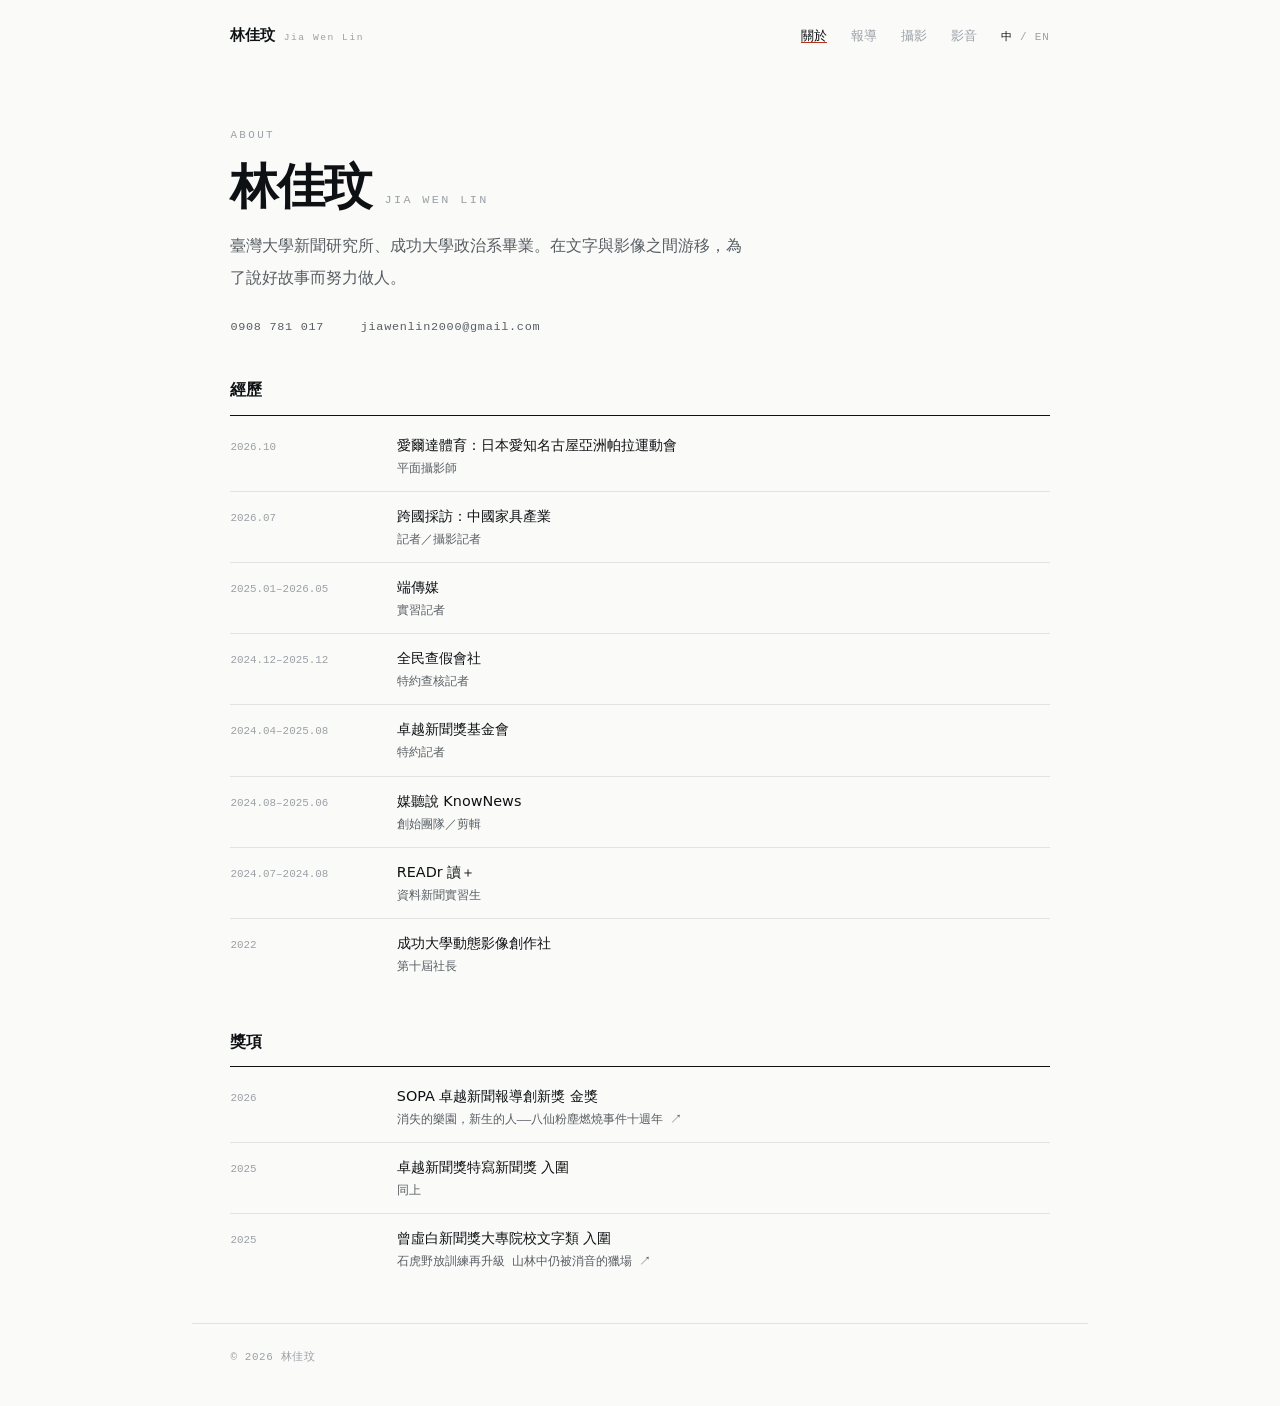
<file: index.html>
<!doctype html>
<html lang="zh-Hant">
<head>
<meta charset="utf-8">
<meta name="viewport" content="width=device-width,initial-scale=1">
<title>關於｜林佳玟</title>
<meta name="description" content="報導 × 攝影 × 影音">
<meta property="og:type" content="website">
<meta property="og:title" content="關於｜林佳玟">
<meta property="og:description" content="報導 × 攝影 × 影音">
<link rel="icon" href="assets/favicon.svg" type="image/svg+xml">
<link rel="icon" href="assets/favicon-32.png" sizes="32x32">
<link rel="apple-touch-icon" href="assets/apple-touch-icon.png">
<link rel="stylesheet" href="assets/style.css">
</head>
<body>
<a class="skip" href="#main">跳到主要內容</a>

<nav class="nav">
  <a class="brand" href="index.html">林佳玟<span>Jia Wen Lin</span></a>
  <ul>
    <li><a href="index.html" aria-current="page">關於</a></li>
    <li><a href="reporting.html">報導</a></li>
    <li><a href="photography.html">攝影</a></li>
    <li><a href="video.html">影音</a></li>
  </ul>
  <p class="lang"><b>中</b> / <a href="en/index.html" lang="en" hreflang="en" aria-label="English version">EN</a></p>
</nav>

<main id="main" class="wrap">
  <header class="card">
    <p class="role">About</p>
    <h1>林佳玟<span class="en-name">Jia Wen Lin</span></h1>
    <p class="say">臺灣大學新聞研究所、成功大學政治系畢業。在文字與影像之間游移，為了說好故事而努力做人。</p>
    <p class="ct">
      <a href="tel:+886908781017">0908 781 017</a>
      <a href="mailto:jiawenlin2000@gmail.com">jiawenlin2000@gmail.com</a>
    </p>
  </header>

  <div class="bar"><h2>經歷</h2></div>
  <div class="blk">
    <div class="row"><span class="when">2026.10</span>
      <span class="what">愛爾達體育：日本愛知名古屋亞洲帕拉運動會<small>平面攝影師</small></span></div>
    <div class="row"><span class="when">2026.07</span>
      <span class="what">跨國採訪：中國家具產業<small>記者／攝影記者</small></span></div>
    <div class="row"><span class="when">2025.01–2026.05</span>
      <span class="what">端傳媒<small>實習記者</small></span></div>
    <div class="row"><span class="when">2024.12–2025.12</span>
      <span class="what">全民查假會社<small>特約查核記者</small></span></div>
    <div class="row"><span class="when">2024.04–2025.08</span>
      <span class="what">卓越新聞獎基金會<small>特約記者</small></span></div>
    <div class="row"><span class="when">2024.08–2025.06</span>
      <span class="what">媒聽說 KnowNews<small>創始團隊／剪輯</small></span></div>
    <div class="row"><span class="when">2024.07–2024.08</span>
      <span class="what">READr 讀＋<small>資料新聞實習生</small></span></div>
    <div class="row"><span class="when">2022</span>
      <span class="what">成功大學動態影像創作社<small>第十屆社長</small></span></div>
  </div>

  <div class="bar"><h2>獎項</h2></div>
  <div class="blk">
    <div class="row"><span class="when">2026</span>
      <span class="what">SOPA 卓越新聞報導創新獎 金獎
        <small><a href="https://campaign.theinitium.com/20250714-taiwan-dust-fire-ten-years-survivors/" target="_blank" rel="noopener">消失的樂園，新生的人——八仙粉塵燃燒事件十週年 ↗</a></small></span></div>
    <div class="row"><span class="when">2025</span>
      <span class="what">卓越新聞獎特寫新聞獎 入圍<small>同上</small></span></div>
    <div class="row"><span class="when">2025</span>
      <span class="what">曾虛白新聞獎大專院校文字類 入圍
        <small><a href="https://jiawen2000.github.io/photo/leopardcat_20250702.html" target="_blank" rel="noopener">石虎野放訓練再升級 山林中仍被消音的獵場 ↗</a></small></span></div>
  </div>
</main>

<footer class="foot">
  <span>© 2026 林佳玟</span>
</footer>
</body>
</html>
</file>
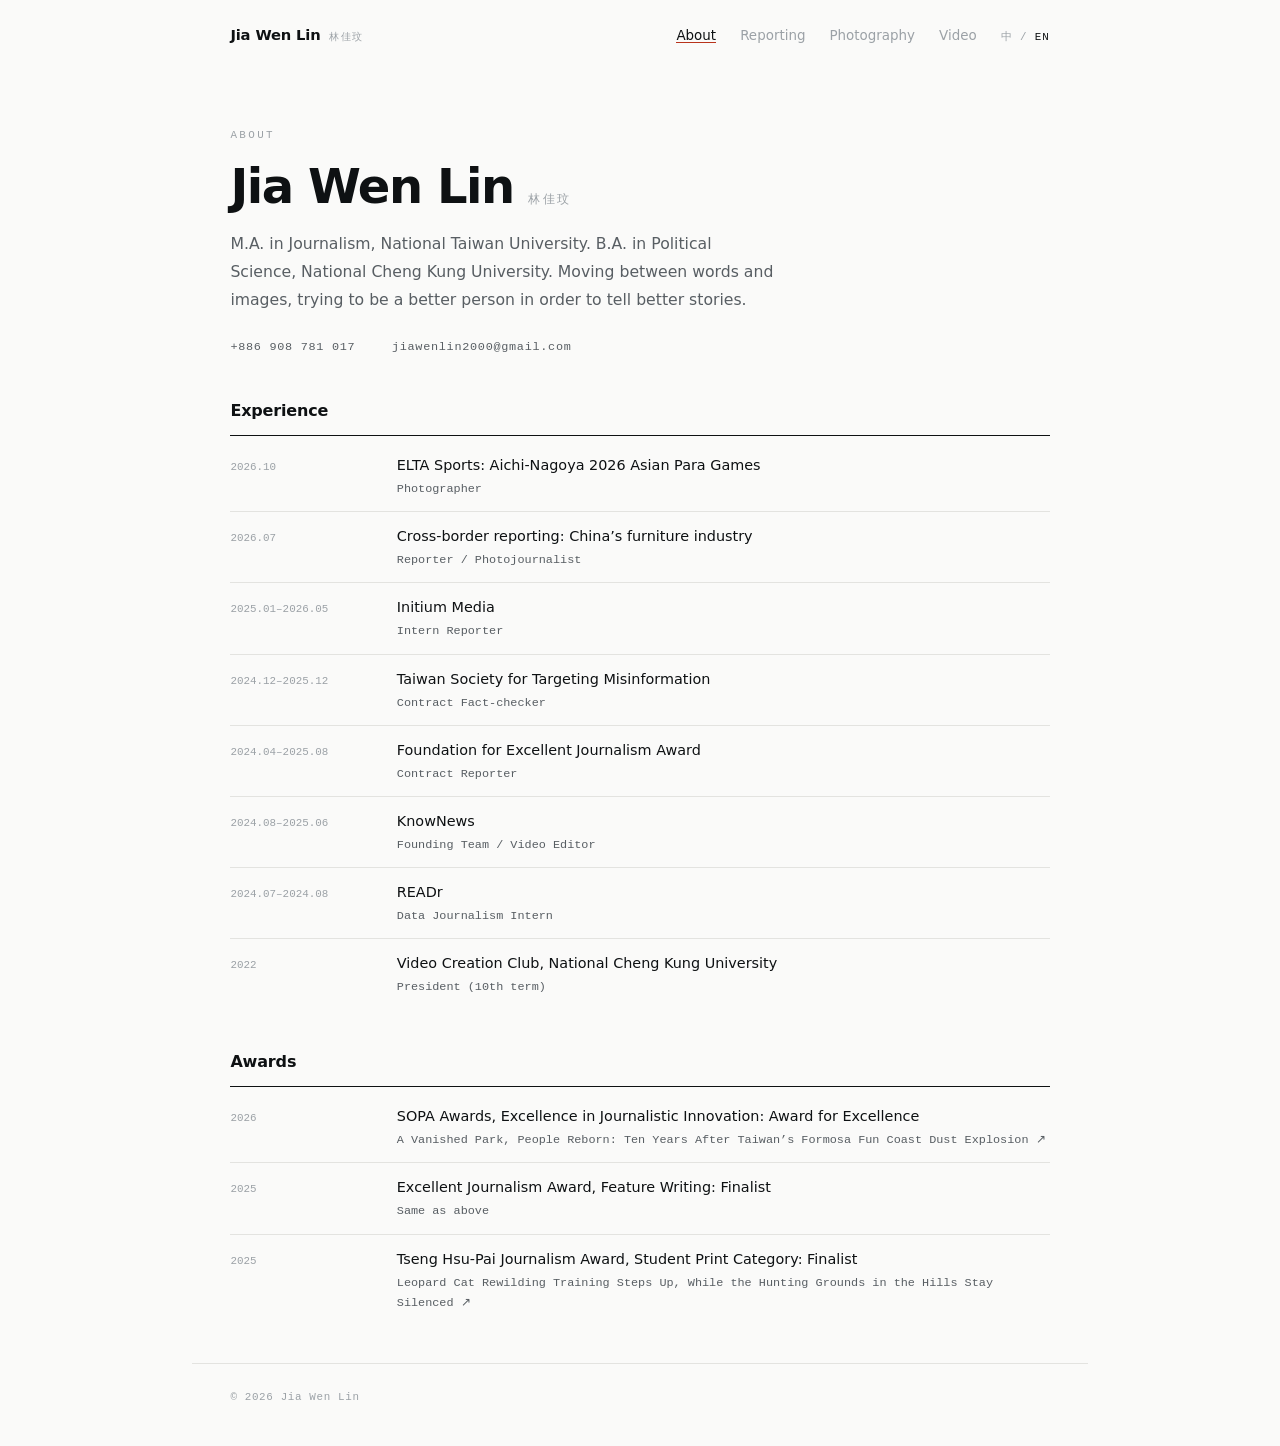
<file: en/index.html>
<!doctype html>
<html lang="en">
<head>
<meta charset="utf-8">
<meta name="viewport" content="width=device-width,initial-scale=1">
<title>About | Jia Wen Lin</title>
<meta name="description" content="Reporting × Photography × Video">
<meta property="og:type" content="website">
<meta property="og:title" content="About | Jia Wen Lin">
<meta property="og:description" content="Reporting × Photography × Video">
<link rel="icon" href="../assets/favicon.svg" type="image/svg+xml">
<link rel="icon" href="../assets/favicon-32.png" sizes="32x32">
<link rel="apple-touch-icon" href="../assets/apple-touch-icon.png">
<link rel="stylesheet" href="../assets/style.css">
</head>
<body>
<a class="skip" href="#main">Skip to main content</a>

<nav class="nav">
  <a class="brand" href="index.html">Jia Wen Lin<span lang="zh-Hant">林佳玟</span></a>
  <ul>
    <li><a href="index.html" aria-current="page">About</a></li>
    <li><a href="reporting.html">Reporting</a></li>
    <li><a href="photography.html">Photography</a></li>
    <li><a href="video.html">Video</a></li>
  </ul>
  <p class="lang"><a href="../index.html" lang="zh-Hant" hreflang="zh-Hant" aria-label="中文版">中</a> / <b>EN</b></p>
</nav>

<main id="main" class="wrap">
  <header class="card">
    <p class="role">About</p>
    <h1>Jia Wen Lin<span class="en-name" lang="zh-Hant">林佳玟</span></h1>
    <p class="say">M.A. in Journalism, National Taiwan University. B.A. in Political Science, National Cheng Kung University. Moving between words and images, trying to be a better person in order to tell better stories.</p>
    <p class="ct">
      <a href="tel:+886908781017">+886 908 781 017</a>
      <a href="mailto:jiawenlin2000@gmail.com">jiawenlin2000@gmail.com</a>
    </p>
  </header>

  <div class="bar"><h2>Experience</h2></div>
  <div class="blk">
    <div class="row"><span class="when">2026.10</span>
      <span class="what">ELTA Sports: Aichi-Nagoya 2026 Asian Para Games<small>Photographer</small></span></div>
    <div class="row"><span class="when">2026.07</span>
      <span class="what">Cross-border reporting: China’s furniture industry<small>Reporter / Photojournalist</small></span></div>
    <div class="row"><span class="when">2025.01–2026.05</span>
      <span class="what">Initium Media<small>Intern Reporter</small></span></div>
    <div class="row"><span class="when">2024.12–2025.12</span>
      <span class="what">Taiwan Society for Targeting Misinformation<small>Contract Fact-checker</small></span></div>
    <div class="row"><span class="when">2024.04–2025.08</span>
      <span class="what">Foundation for Excellent Journalism Award<small>Contract Reporter</small></span></div>
    <div class="row"><span class="when">2024.08–2025.06</span>
      <span class="what">KnowNews<small>Founding Team / Video Editor</small></span></div>
    <div class="row"><span class="when">2024.07–2024.08</span>
      <span class="what">READr<small>Data Journalism Intern</small></span></div>
    <div class="row"><span class="when">2022</span>
      <span class="what">Video Creation Club, National Cheng Kung University<small>President (10th term)</small></span></div>
  </div>

  <div class="bar"><h2>Awards</h2></div>
  <div class="blk">
    <div class="row"><span class="when">2026</span>
      <span class="what">SOPA Awards, Excellence in Journalistic Innovation: Award for Excellence
        <small><a href="https://campaign.theinitium.com/20250714-taiwan-dust-fire-ten-years-survivors/" target="_blank" rel="noopener">A Vanished Park, People Reborn: Ten Years After Taiwan’s Formosa Fun Coast Dust Explosion ↗</a></small></span></div>
    <div class="row"><span class="when">2025</span>
      <span class="what">Excellent Journalism Award, Feature Writing: Finalist<small>Same as above</small></span></div>
    <div class="row"><span class="when">2025</span>
      <span class="what">Tseng Hsu-Pai Journalism Award, Student Print Category: Finalist
        <small><a href="https://jiawen2000.github.io/photo/leopardcat_20250702.html" target="_blank" rel="noopener">Leopard Cat Rewilding Training Steps Up, While the Hunting Grounds in the Hills Stay Silenced ↗</a></small></span></div>
  </div>
</main>

<footer class="foot">
  <span>© 2026 Jia Wen Lin</span>
</footer>
</body>
</html>
</file>
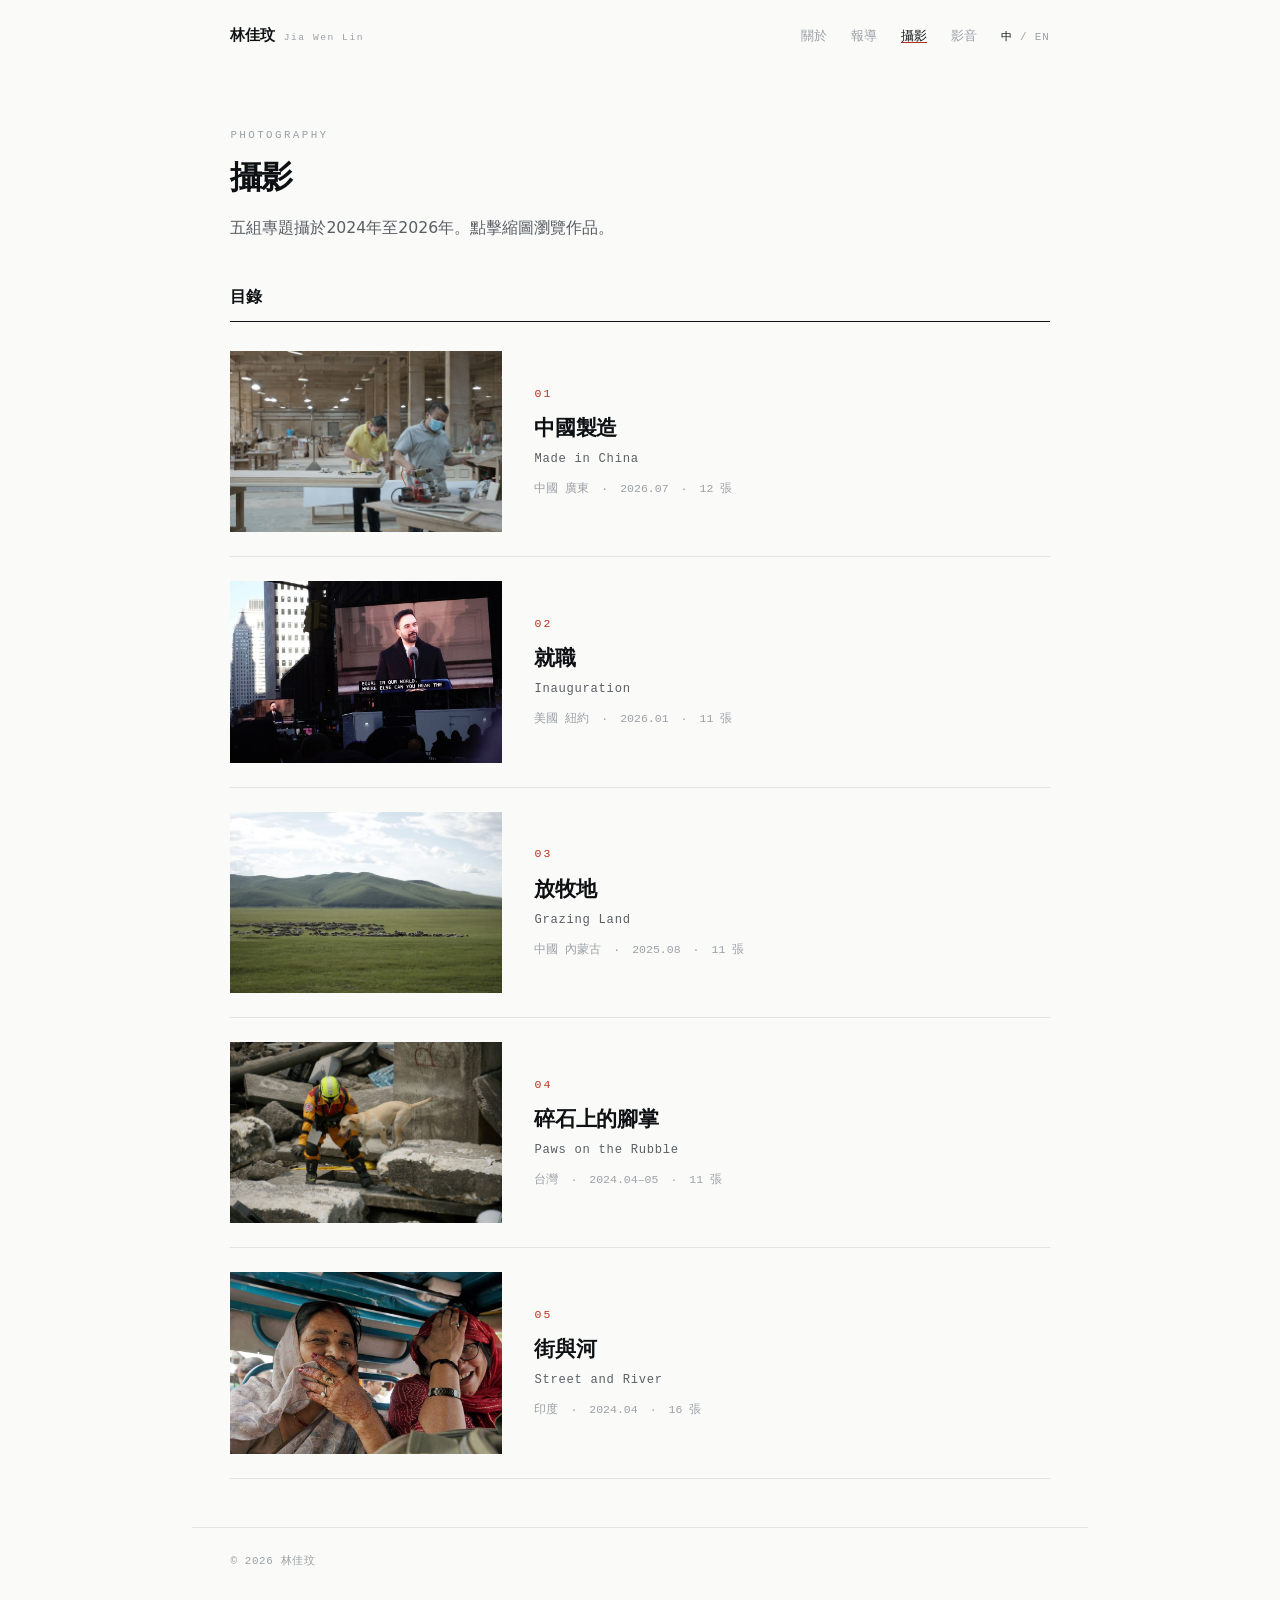
<file: photography.html>
<!doctype html>
<html lang="zh-Hant">
<head>
<meta charset="utf-8">
<meta name="viewport" content="width=device-width,initial-scale=1">
<title>攝影｜林佳玟</title>
<meta name="description" content="報導 × 攝影 × 影音">
<meta property="og:type" content="website">
<meta property="og:title" content="攝影｜林佳玟">
<meta property="og:description" content="報導 × 攝影 × 影音">
<link rel="icon" href="assets/favicon.svg" type="image/svg+xml">
<link rel="icon" href="assets/favicon-32.png" sizes="32x32">
<link rel="apple-touch-icon" href="assets/apple-touch-icon.png">
<link rel="stylesheet" href="assets/style.css">
</head>
<body>
<a class="skip" href="#main">跳到主要內容</a>

<nav class="nav">
  <a class="brand" href="index.html">林佳玟<span>Jia Wen Lin</span></a>
  <ul>
    <li><a href="index.html">關於</a></li>
    <li><a href="reporting.html">報導</a></li>
    <li><a href="photography.html" aria-current="page">攝影</a></li>
    <li><a href="video.html">影音</a></li>
  </ul>
  <p class="lang"><b>中</b> / <a href="en/photography.html" lang="en" hreflang="en" aria-label="English version">EN</a></p>
</nav>

<main id="main" class="wrap">
  <header class="card">
    <p class="role">Photography</p>
    <h1 class="sub-page">攝影</h1>
    <p class="say narrow">五組專題攝於2024年至2026年。點擊縮圖瀏覽作品。</p>
  </header>

  <div class="bar"><h2>目錄</h2></div>

  <div class="list">
    <a class="entry" href="reader.html?s=1">
      <span class="th"><img src="assets/img/01-02.jpg" alt="中國製造專題照片" loading="lazy" width="1100" height="825"></span>
      <span><span class="no">01</span><h3>中國製造</h3><span class="en">Made in China</span>
        <span class="mt">中國 廣東　·　2026.07　·　12 張</span></span>
    </a>
    <a class="entry" href="reader.html?s=2">
      <span class="th"><img src="assets/img/02-01.jpg" alt="就職專題照片" loading="lazy" width="1100" height="619"></span>
      <span><span class="no">02</span><h3>就職</h3><span class="en">Inauguration</span>
        <span class="mt">美國 紐約　·　2026.01　·　11 張</span></span>
    </a>
    <a class="entry" href="reader.html?s=3">
      <span class="th"><img src="assets/img/03-01.jpg" alt="放牧地專題照片" loading="lazy" width="1100" height="733"></span>
      <span><span class="no">03</span><h3>放牧地</h3><span class="en">Grazing Land</span>
        <span class="mt">中國 內蒙古　·　2025.08　·　11 張</span></span>
    </a>
    <a class="entry" href="reader.html?s=4">
      <span class="th"><img src="assets/img/04-02.jpg" alt="碎石上的腳掌專題照片" loading="lazy" width="1100" height="733"></span>
      <span><span class="no">04</span><h3>碎石上的腳掌</h3><span class="en">Paws on the Rubble</span>
        <span class="mt">台灣　·　2024.04–05　·　11 張</span></span>
    </a>
    <a class="entry" href="reader.html?s=5">
      <span class="th"><img src="assets/img/05-08.jpg" alt="街與河專題照片" loading="lazy" width="1100" height="619"></span>
      <span><span class="no">05</span><h3>街與河</h3><span class="en">Street and River</span>
        <span class="mt">印度　·　2024.04　·　16 張</span></span>
    </a>
  </div>
</main>

<footer class="foot">
  <span>© 2026 林佳玟</span>
</footer>
</body>
</html>
</file>
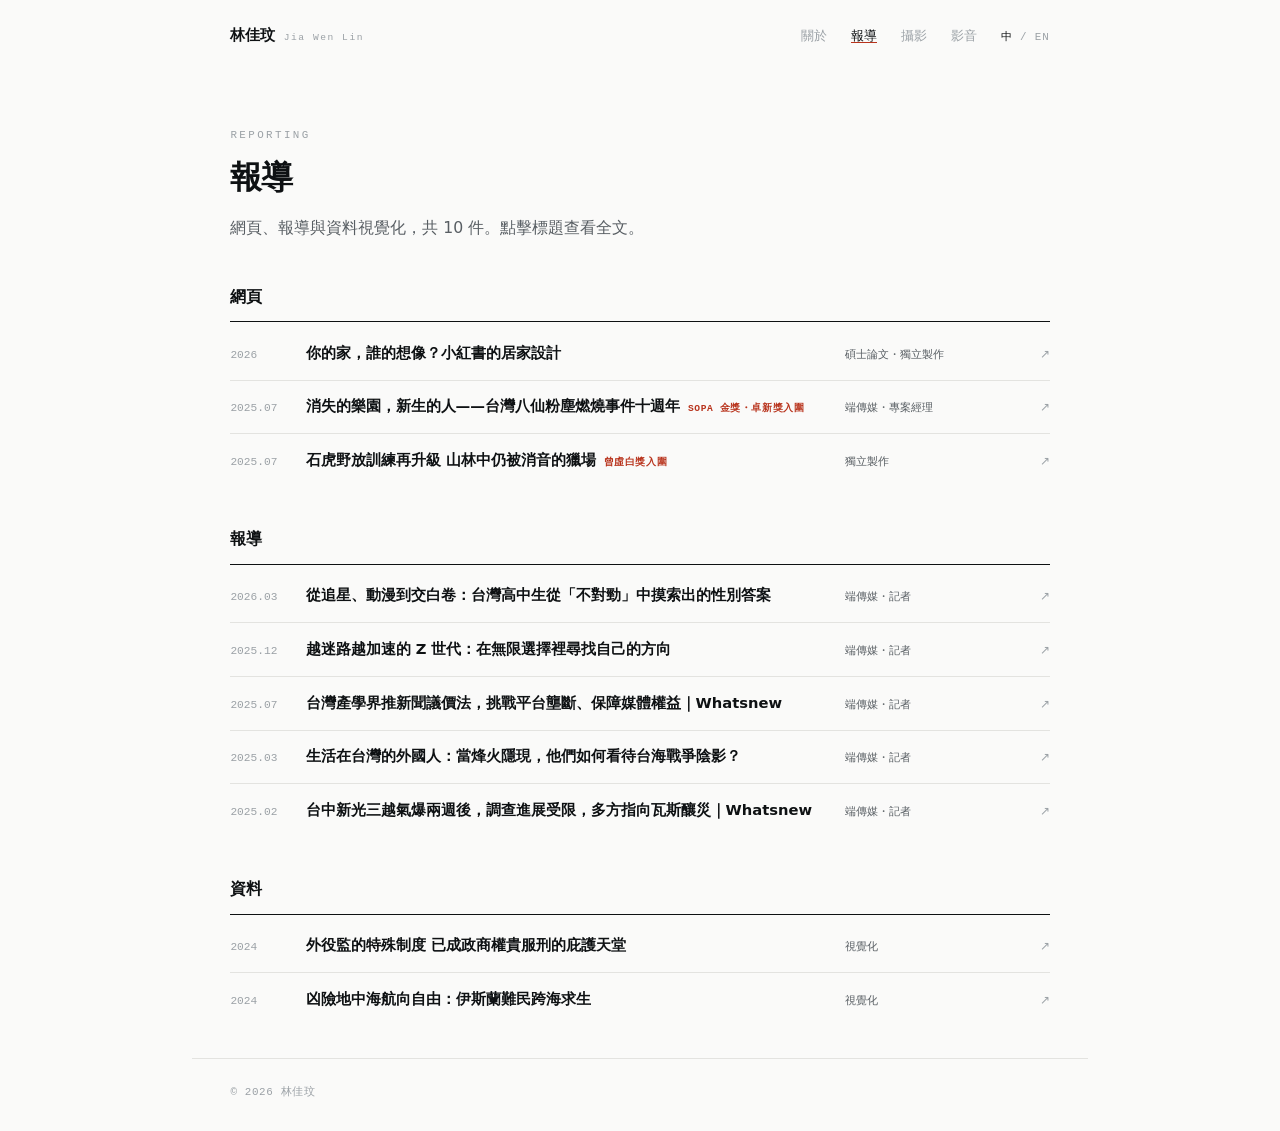
<file: reporting.html>
<!doctype html>
<html lang="zh-Hant">
<head>
<meta charset="utf-8">
<meta name="viewport" content="width=device-width,initial-scale=1">
<title>報導｜林佳玟</title>
<meta name="description" content="報導 × 攝影 × 影音">
<meta property="og:type" content="website">
<meta property="og:title" content="報導｜林佳玟">
<meta property="og:description" content="報導 × 攝影 × 影音">
<link rel="icon" href="assets/favicon.svg" type="image/svg+xml">
<link rel="icon" href="assets/favicon-32.png" sizes="32x32">
<link rel="apple-touch-icon" href="assets/apple-touch-icon.png">
<link rel="stylesheet" href="assets/style.css">
</head>
<body>
<a class="skip" href="#main">跳到主要內容</a>

<nav class="nav">
  <a class="brand" href="index.html">林佳玟<span>Jia Wen Lin</span></a>
  <ul>
    <li><a href="index.html">關於</a></li>
    <li><a href="reporting.html" aria-current="page">報導</a></li>
    <li><a href="photography.html">攝影</a></li>
    <li><a href="video.html">影音</a></li>
  </ul>
  <p class="lang"><b>中</b> / <a href="en/reporting.html" lang="en" hreflang="en" aria-label="English version">EN</a></p>
</nav>

<main id="main" class="wrap">
  <header class="card">
    <p class="role">Reporting</p>
    <h1 class="sub-page">報導</h1>
    <p class="say narrow">網頁、報導與資料視覺化，共 10 件。點擊標題查看全文。</p>
  </header>

  <div class="bar"><h2>網頁</h2></div>
  <div class="works">
    <div class="work"><span class="yr">2026</span>
      <a class="ti" href="https://jiawen2000.github.io/red-note-interior-design/" target="_blank" rel="noopener">你的家，誰的想像？小紅書的居家設計</a>
      <span class="md">碩士論文・獨立製作</span><span class="ar">↗</span></div>
    <div class="work"><span class="yr">2025.07</span>
      <a class="ti" href="https://campaign.theinitium.com/20250714-taiwan-dust-fire-ten-years-survivors/" target="_blank" rel="noopener">消失的樂園，新生的人——台灣八仙粉塵燃燒事件十週年<span class="aw">SOPA 金獎・卓新獎入圍</span></a>
      <span class="md">端傳媒・專案經理</span><span class="ar">↗</span></div>
    <div class="work"><span class="yr">2025.07</span>
      <a class="ti" href="https://jiawen2000.github.io/photo/leopardcat_20250702.html" target="_blank" rel="noopener">石虎野放訓練再升級 山林中仍被消音的獵場<span class="aw">曾虛白獎入圍</span></a>
      <span class="md">獨立製作</span><span class="ar">↗</span></div>
  </div>

  <div class="bar grp"><h2>報導</h2></div>
  <div class="works">
    <div class="work"><span class="yr">2026.03</span>
      <a class="ti" href="https://theinitium.com/20260317-taiwan-gender-education-gap-high-school-students/" target="_blank" rel="noopener">從追星、動漫到交白卷：台灣高中生從「不對勁」中摸索出的性別答案</a>
      <span class="md">端傳媒・記者</span><span class="ar">↗</span></div>
    <div class="work"><span class="yr">2025.12</span>
      <a class="ti" href="https://theinitium.com/20251212-taiwan-gen-z-anxiety/" target="_blank" rel="noopener">越迷路越加速的 Z 世代：在無限選擇裡尋找自己的方向</a>
      <span class="md">端傳媒・記者</span><span class="ar">↗</span></div>
    <div class="work"><span class="yr">2025.07</span>
      <a class="ti" href="https://theinitium.com/20250703-whatsnew-taiwan-platform-mandatory-bargain/" target="_blank" rel="noopener">台灣產學界推新聞議價法，挑戰平台壟斷、保障媒體權益｜Whatsnew</a>
      <span class="md">端傳媒・記者</span><span class="ar">↗</span></div>
    <div class="work"><span class="yr">2025.03</span>
      <a class="ti" href="https://theinitium.com/20250318-taiwan-foreigners-tension-views/" target="_blank" rel="noopener">生活在台灣的外國人：當烽火隱現，他們如何看待台海戰爭陰影？</a>
      <span class="md">端傳媒・記者</span><span class="ar">↗</span></div>
    <div class="work"><span class="yr">2025.02</span>
      <a class="ti" href="https://theinitium.com/20250227-whatsnew-taiwan-2025-taichung-explosion/" target="_blank" rel="noopener">台中新光三越氣爆兩週後，調查進展受限，多方指向瓦斯釀災｜Whatsnew</a>
      <span class="md">端傳媒・記者</span><span class="ar">↗</span></div>
  </div>

  <div class="bar grp"><h2>資料</h2></div>
  <div class="works">
    <div class="work"><span class="yr">2024</span>
      <a class="ti" href="https://medium.com/@agao_/%E5%A4%96%E5%BD%B9%E7%9B%A3%E7%9A%84%E7%89%B9%E6%AE%8A%E5%88%B6%E5%BA%A6-%E5%B7%B2%E6%88%90%E6%94%BF%E5%95%86%E6%AC%8A%E8%B2%B4%E6%9C%8D%E5%88%91%E7%9A%84%E5%BA%87%E8%AD%B7%E5%A4%A9%E5%A0%82-2d30844213fe" target="_blank" rel="noopener">外役監的特殊制度 已成政商權貴服刑的庇護天堂</a>
      <span class="md">視覺化</span><span class="ar">↗</span></div>
    <div class="work"><span class="yr">2024</span>
      <a class="ti" href="https://medium.com/@agao_/%E5%87%B6%E9%9A%AA%E5%9C%B0%E4%B8%AD%E6%B5%B7%E8%88%AA%E5%90%91%E8%87%AA%E7%94%B1-%E4%BC%8A%E6%96%AF%E8%98%AD%E9%9B%A3%E6%B0%91%E8%B7%A8%E6%B5%B7%E6%B1%82%E7%94%9F-43165f735402" target="_blank" rel="noopener">凶險地中海航向自由：伊斯蘭難民跨海求生</a>
      <span class="md">視覺化</span><span class="ar">↗</span></div>
  </div>
</main>

<footer class="foot">
  <span>© 2026 林佳玟</span>
</footer>
</body>
</html>
</file>
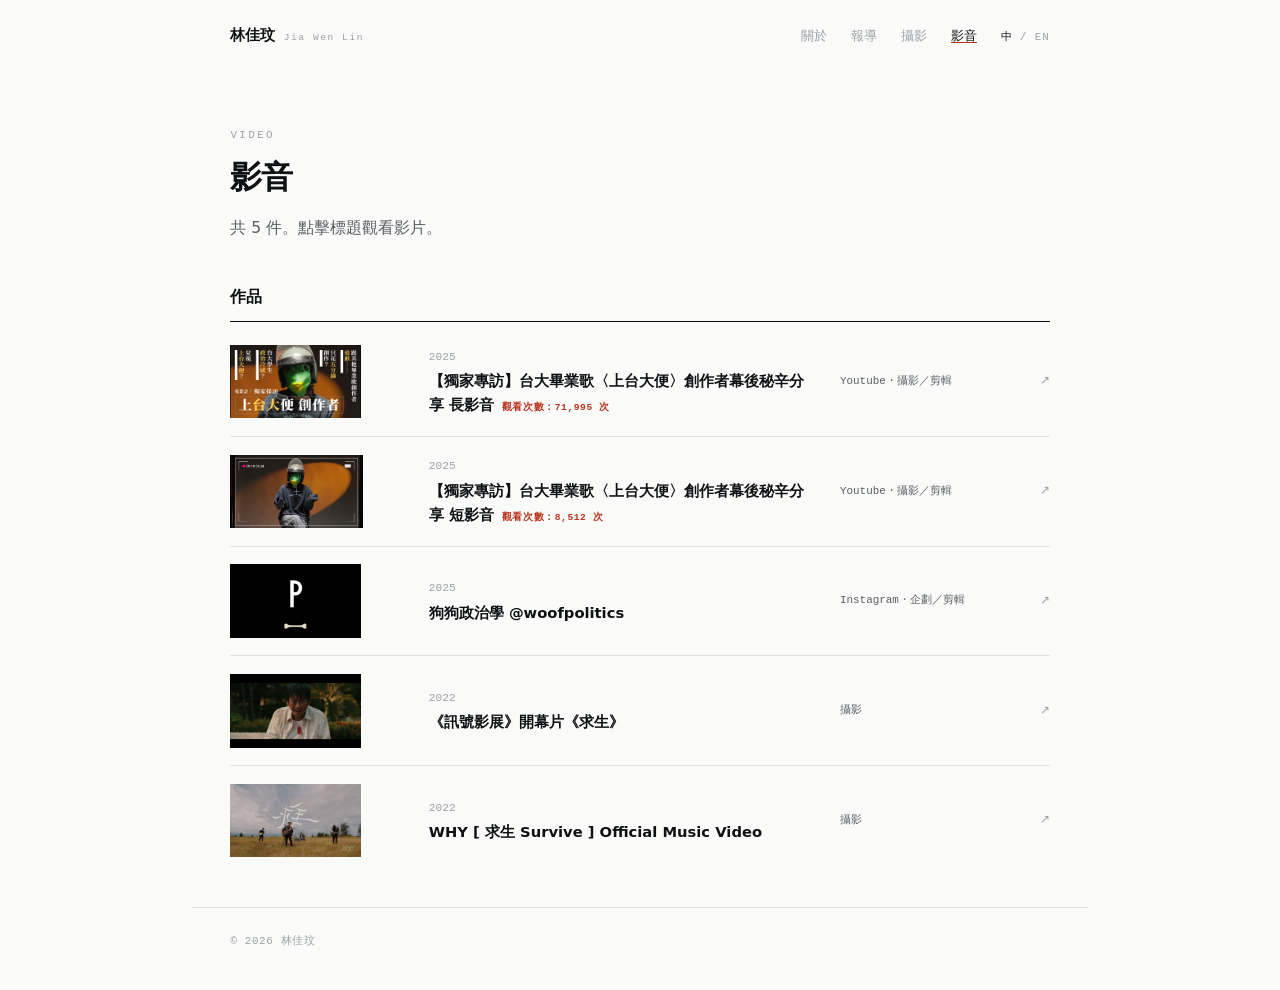
<file: video.html>
<!doctype html>
<html lang="zh-Hant">
<head>
<meta charset="utf-8">
<meta name="viewport" content="width=device-width,initial-scale=1">
<title>影音｜林佳玟</title>
<meta name="description" content="報導 × 攝影 × 影音">
<meta property="og:type" content="website">
<meta property="og:title" content="影音｜林佳玟">
<meta property="og:description" content="報導 × 攝影 × 影音">
<link rel="icon" href="assets/favicon.svg" type="image/svg+xml">
<link rel="icon" href="assets/favicon-32.png" sizes="32x32">
<link rel="apple-touch-icon" href="assets/apple-touch-icon.png">
<link rel="stylesheet" href="assets/style.css">
</head>
<body>
<a class="skip" href="#main">跳到主要內容</a>

<nav class="nav">
  <a class="brand" href="index.html">林佳玟<span>Jia Wen Lin</span></a>
  <ul>
    <li><a href="index.html">關於</a></li>
    <li><a href="reporting.html">報導</a></li>
    <li><a href="photography.html">攝影</a></li>
    <li><a href="video.html" aria-current="page">影音</a></li>
  </ul>
  <p class="lang"><b>中</b> / <a href="en/video.html" lang="en" hreflang="en" aria-label="English version">EN</a></p>
</nav>

<main id="main" class="wrap">
  <header class="card">
    <p class="role">Video</p>
    <h1 class="sub-page">影音</h1>
    <p class="say narrow">共 5 件。點擊標題觀看影片。</p>
  </header>

  <div class="bar"><h2>作品</h2></div>
  <div class="works">
    <a class="vwork" href="https://www.youtube.com/watch?v=DAgfd6R4KJY&amp;t=6s" target="_blank" rel="noopener">
      <span class="vthumb"><img src="assets/video/1.jpg" alt="上台大便創作者獨家專訪 長影音縮圖" loading="lazy" width="1280" height="720"></span>
      <span class="vmain">
        <span class="yr">2025</span>
        <span class="ti">【獨家專訪】台大畢業歌〈上台大便〉創作者幕後秘辛分享 長影音<span class="aw">觀看次數：71,995 次</span></span>
      </span>
      <span class="md">Youtube・攝影／剪輯</span><span class="ar">↗</span>
    </a>
    <a class="vwork" href="https://youtube.com/shorts/GDE_Q95X0pM" target="_blank" rel="noopener">
      <span class="vthumb"><img src="assets/video/2.png" alt="上台大便創作者獨家專訪 短影音縮圖" loading="lazy" width="1984" height="1104"></span>
      <span class="vmain">
        <span class="yr">2025</span>
        <span class="ti">【獨家專訪】台大畢業歌〈上台大便〉創作者幕後秘辛分享 短影音<span class="aw">觀看次數：8,512 次</span></span>
      </span>
      <span class="md">Youtube・攝影／剪輯</span><span class="ar">↗</span>
    </a>
    <a class="vwork" href="https://www.instagram.com/woofpolitics/" target="_blank" rel="noopener">
      <span class="vthumb"><img src="assets/video/3.jpg" alt="狗狗政治學頻道縮圖" loading="lazy" width="837" height="471"></span>
      <span class="vmain">
        <span class="yr">2025</span>
        <span class="ti">狗狗政治學 @woofpolitics</span>
      </span>
      <span class="md">Instagram・企劃／剪輯</span><span class="ar">↗</span>
    </a>
    <a class="vwork" href="https://www.youtube.com/watch?v=wLPDyyVP6K0" target="_blank" rel="noopener">
      <span class="vthumb"><img src="assets/video/4.jpg" alt="《求生》劇照" loading="lazy" width="1280" height="720"></span>
      <span class="vmain">
        <span class="yr">2022</span>
        <span class="ti">《訊號影展》開幕片《求生》</span>
      </span>
      <span class="md">攝影</span><span class="ar">↗</span>
    </a>
    <a class="vwork" href="https://www.youtube.com/watch?v=zwL7KyyIBPs" target="_blank" rel="noopener">
      <span class="vthumb"><img src="assets/video/5.jpg" alt="WHY 求生 Survive MV 縮圖" loading="lazy" width="1280" height="720"></span>
      <span class="vmain">
        <span class="yr">2022</span>
        <span class="ti">WHY [ 求生 Survive ] Official Music Video</span>
      </span>
      <span class="md">攝影</span><span class="ar">↗</span>
    </a>
  </div>
</main>

<footer class="foot">
  <span>© 2026 林佳玟</span>
</footer>
</body>
</html>
</file>
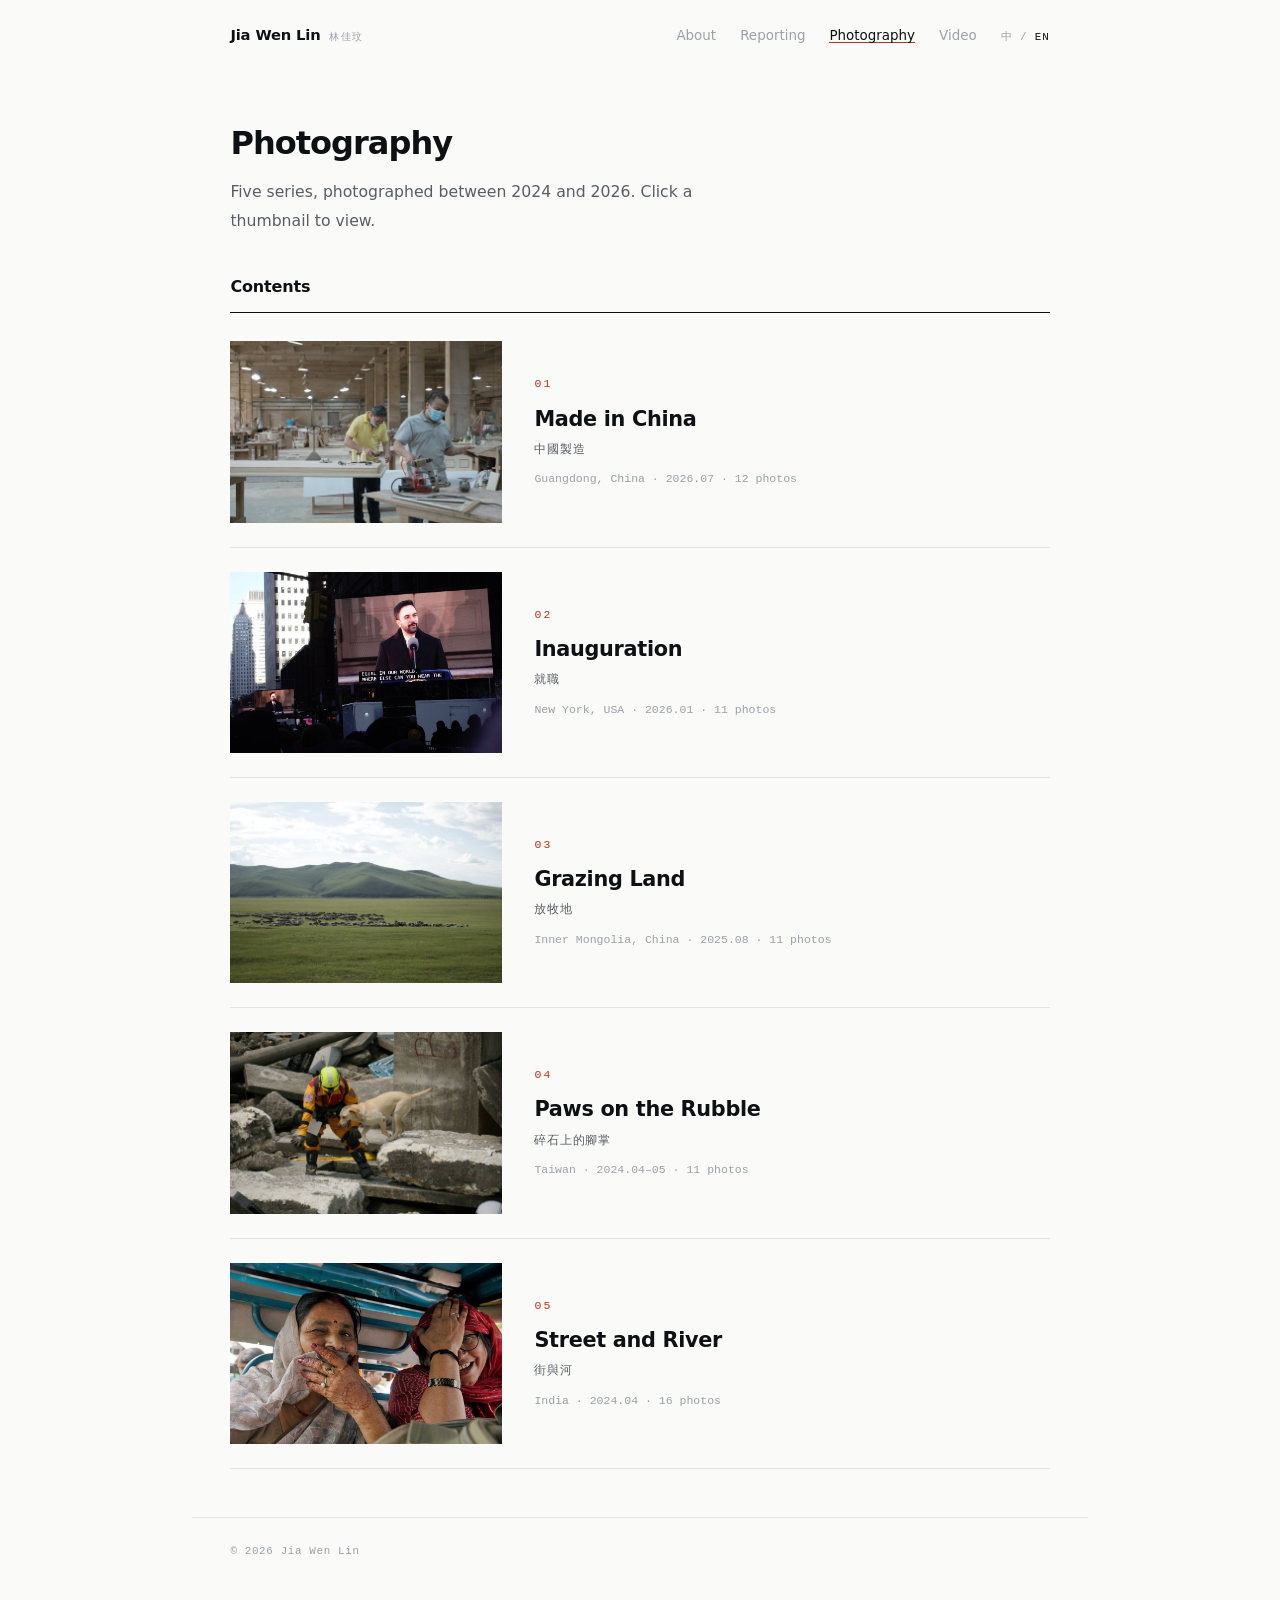
<file: en/photography.html>
<!doctype html>
<html lang="en">
<head>
<meta charset="utf-8">
<meta name="viewport" content="width=device-width,initial-scale=1">
<title>Photography | Jia Wen Lin</title>
<meta name="description" content="Reporting × Photography × Video">
<meta property="og:type" content="website">
<meta property="og:title" content="Photography | Jia Wen Lin">
<meta property="og:description" content="Reporting × Photography × Video">
<link rel="icon" href="../assets/favicon.svg" type="image/svg+xml">
<link rel="icon" href="../assets/favicon-32.png" sizes="32x32">
<link rel="apple-touch-icon" href="../assets/apple-touch-icon.png">
<link rel="stylesheet" href="../assets/style.css">
</head>
<body>
<a class="skip" href="#main">Skip to main content</a>

<nav class="nav">
  <a class="brand" href="index.html">Jia Wen Lin<span lang="zh-Hant">林佳玟</span></a>
  <ul>
    <li><a href="index.html">About</a></li>
    <li><a href="reporting.html">Reporting</a></li>
    <li><a href="photography.html" aria-current="page">Photography</a></li>
    <li><a href="video.html">Video</a></li>
  </ul>
  <p class="lang"><a href="../photography.html" lang="zh-Hant" hreflang="zh-Hant" aria-label="中文版">中</a> / <b>EN</b></p>
</nav>

<main id="main" class="wrap">
  <header class="card">
    <h1 class="sub-page">Photography</h1>
    <p class="say narrow">Five series, photographed between 2024 and 2026. Click a thumbnail to view.</p>
  </header>

  <div class="bar"><h2>Contents</h2></div>

  <div class="list">
    <a class="entry" href="reader.html?s=1">
      <span class="th"><img src="../assets/img/01-02.jpg" alt="Photograph from the series Made in China" loading="lazy" width="1100" height="825"></span>
      <span><span class="no">01</span><h3>Made in China</h3><span class="en" lang="zh-Hant">中國製造</span>
        <span class="mt">Guangdong, China · 2026.07 · 12 photos</span></span>
    </a>
    <a class="entry" href="reader.html?s=2">
      <span class="th"><img src="../assets/img/02-01.jpg" alt="Photograph from the series Inauguration" loading="lazy" width="1100" height="619"></span>
      <span><span class="no">02</span><h3>Inauguration</h3><span class="en" lang="zh-Hant">就職</span>
        <span class="mt">New York, USA · 2026.01 · 11 photos</span></span>
    </a>
    <a class="entry" href="reader.html?s=3">
      <span class="th"><img src="../assets/img/03-01.jpg" alt="Photograph from the series Grazing Land" loading="lazy" width="1100" height="733"></span>
      <span><span class="no">03</span><h3>Grazing Land</h3><span class="en" lang="zh-Hant">放牧地</span>
        <span class="mt">Inner Mongolia, China · 2025.08 · 11 photos</span></span>
    </a>
    <a class="entry" href="reader.html?s=4">
      <span class="th"><img src="../assets/img/04-02.jpg" alt="Photograph from the series Paws on the Rubble" loading="lazy" width="1100" height="733"></span>
      <span><span class="no">04</span><h3>Paws on the Rubble</h3><span class="en" lang="zh-Hant">碎石上的腳掌</span>
        <span class="mt">Taiwan · 2024.04–05 · 11 photos</span></span>
    </a>
    <a class="entry" href="reader.html?s=5">
      <span class="th"><img src="../assets/img/05-08.jpg" alt="Photograph from the series Street and River" loading="lazy" width="1100" height="619"></span>
      <span><span class="no">05</span><h3>Street and River</h3><span class="en" lang="zh-Hant">街與河</span>
        <span class="mt">India · 2024.04 · 16 photos</span></span>
    </a>
  </div>
</main>

<footer class="foot">
  <span>© 2026 Jia Wen Lin</span>
</footer>
</body>
</html>
</file>
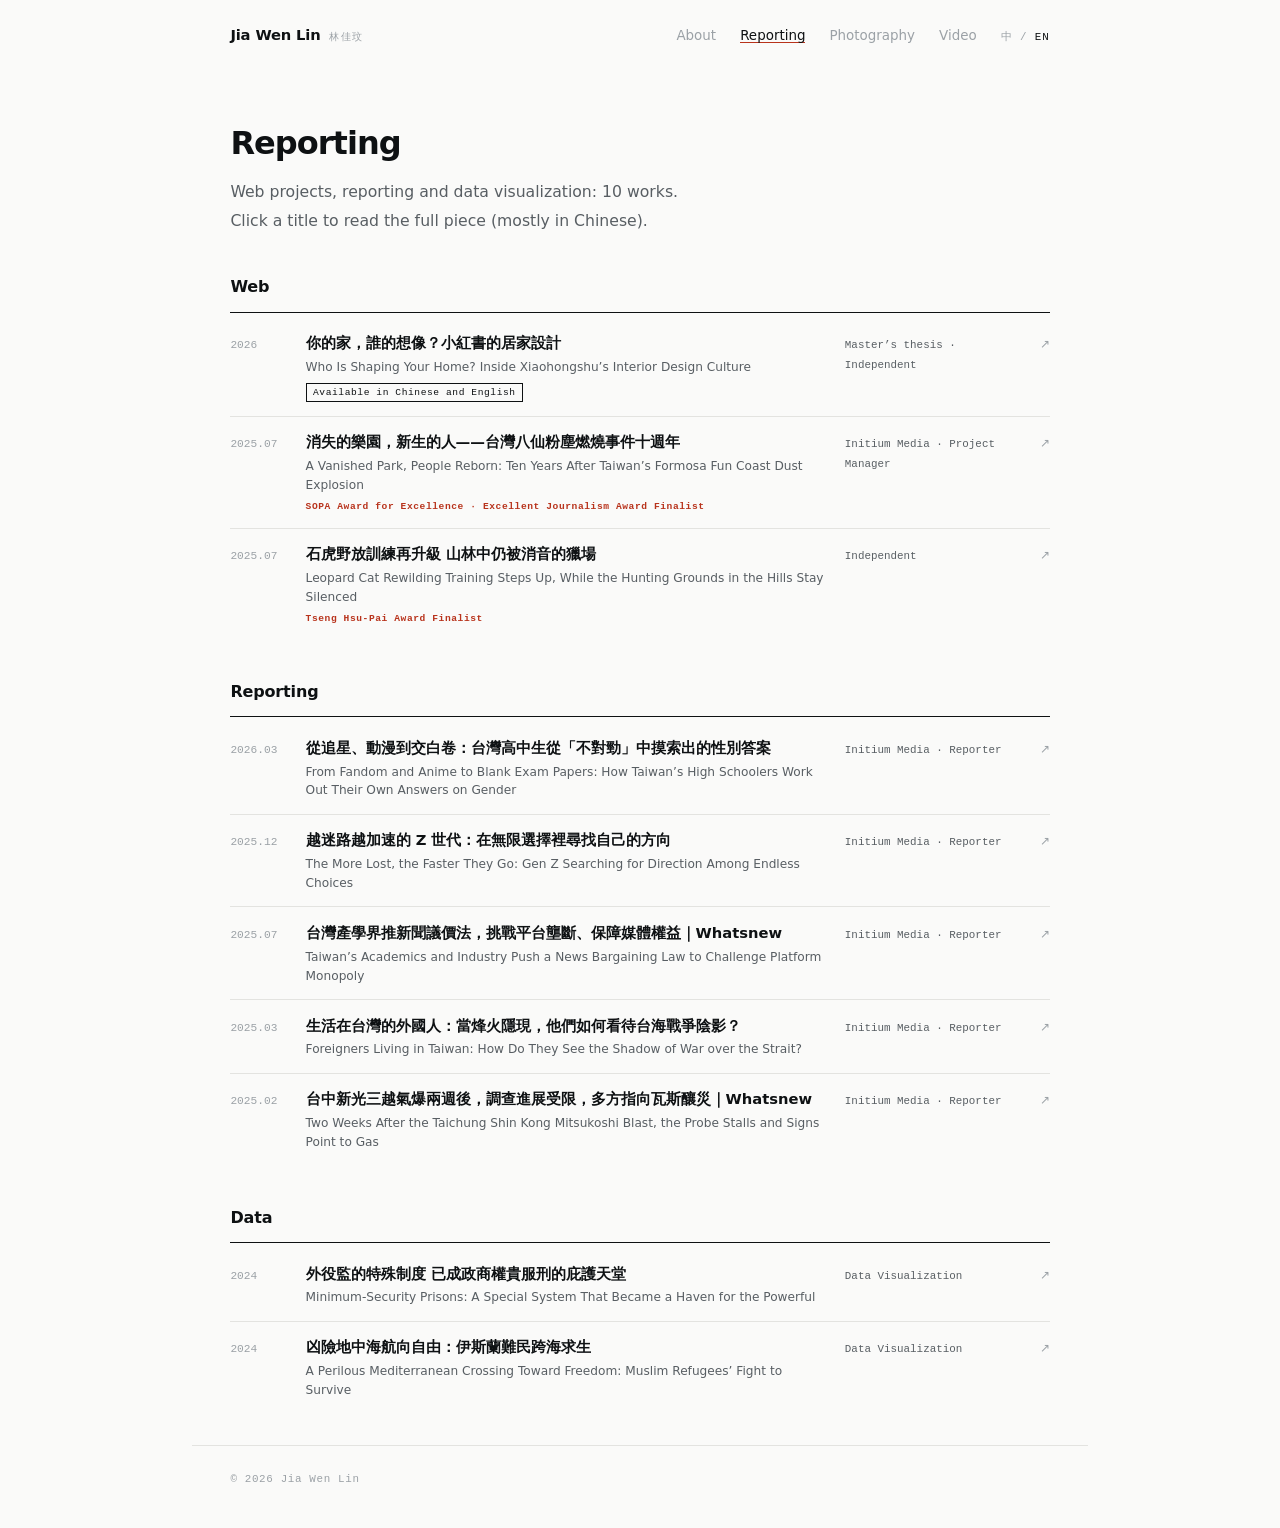
<file: en/reporting.html>
<!doctype html>
<html lang="en">
<head>
<meta charset="utf-8">
<meta name="viewport" content="width=device-width,initial-scale=1">
<title>Reporting | Jia Wen Lin</title>
<meta name="description" content="Reporting × Photography × Video">
<meta property="og:type" content="website">
<meta property="og:title" content="Reporting | Jia Wen Lin">
<meta property="og:description" content="Reporting × Photography × Video">
<link rel="icon" href="../assets/favicon.svg" type="image/svg+xml">
<link rel="icon" href="../assets/favicon-32.png" sizes="32x32">
<link rel="apple-touch-icon" href="../assets/apple-touch-icon.png">
<link rel="stylesheet" href="../assets/style.css">
</head>
<body>
<a class="skip" href="#main">Skip to main content</a>

<nav class="nav">
  <a class="brand" href="index.html">Jia Wen Lin<span lang="zh-Hant">林佳玟</span></a>
  <ul>
    <li><a href="index.html">About</a></li>
    <li><a href="reporting.html" aria-current="page">Reporting</a></li>
    <li><a href="photography.html">Photography</a></li>
    <li><a href="video.html">Video</a></li>
  </ul>
  <p class="lang"><a href="../reporting.html" lang="zh-Hant" hreflang="zh-Hant" aria-label="中文版">中</a> / <b>EN</b></p>
</nav>

<main id="main" class="wrap">
  <header class="card">
    <h1 class="sub-page">Reporting</h1>
    <p class="say narrow">Web projects, reporting and data visualization: 10 works. Click a title to read the full piece (mostly in Chinese).</p>
  </header>

  <div class="bar"><h2>Web</h2></div>
  <div class="works">
    <div class="work"><span class="yr">2026</span>
      <a class="ti" href="https://jiawen2000.github.io/red-note-interior-design/" target="_blank" rel="noopener"><span lang="zh-Hant">你的家，誰的想像？小紅書的居家設計</span><span class="tr">Who Is Shaping Your Home? Inside Xiaohongshu’s Interior Design Culture</span><span class="nt">Available in Chinese and English</span></a>
      <span class="md">Master’s thesis · Independent</span><span class="ar">↗</span></div>
    <div class="work"><span class="yr">2025.07</span>
      <a class="ti" href="https://campaign.theinitium.com/20250714-taiwan-dust-fire-ten-years-survivors/" target="_blank" rel="noopener"><span lang="zh-Hant">消失的樂園，新生的人——台灣八仙粉塵燃燒事件十週年</span><span class="tr">A Vanished Park, People Reborn: Ten Years After Taiwan’s Formosa Fun Coast Dust Explosion</span><span class="aw">SOPA Award for Excellence · Excellent Journalism Award Finalist</span></a>
      <span class="md">Initium Media · Project Manager</span><span class="ar">↗</span></div>
    <div class="work"><span class="yr">2025.07</span>
      <a class="ti" href="https://jiawen2000.github.io/photo/leopardcat_20250702.html" target="_blank" rel="noopener"><span lang="zh-Hant">石虎野放訓練再升級 山林中仍被消音的獵場</span><span class="tr">Leopard Cat Rewilding Training Steps Up, While the Hunting Grounds in the Hills Stay Silenced</span><span class="aw">Tseng Hsu-Pai Award Finalist</span></a>
      <span class="md">Independent</span><span class="ar">↗</span></div>
  </div>

  <div class="bar grp"><h2>Reporting</h2></div>
  <div class="works">
    <div class="work"><span class="yr">2026.03</span>
      <a class="ti" href="https://theinitium.com/20260317-taiwan-gender-education-gap-high-school-students/" target="_blank" rel="noopener"><span lang="zh-Hant">從追星、動漫到交白卷：台灣高中生從「不對勁」中摸索出的性別答案</span><span class="tr">From Fandom and Anime to Blank Exam Papers: How Taiwan’s High Schoolers Work Out Their Own Answers on Gender</span></a>
      <span class="md">Initium Media · Reporter</span><span class="ar">↗</span></div>
    <div class="work"><span class="yr">2025.12</span>
      <a class="ti" href="https://theinitium.com/20251212-taiwan-gen-z-anxiety/" target="_blank" rel="noopener"><span lang="zh-Hant">越迷路越加速的 Z 世代：在無限選擇裡尋找自己的方向</span><span class="tr">The More Lost, the Faster They Go: Gen Z Searching for Direction Among Endless Choices</span></a>
      <span class="md">Initium Media · Reporter</span><span class="ar">↗</span></div>
    <div class="work"><span class="yr">2025.07</span>
      <a class="ti" href="https://theinitium.com/20250703-whatsnew-taiwan-platform-mandatory-bargain/" target="_blank" rel="noopener"><span lang="zh-Hant">台灣產學界推新聞議價法，挑戰平台壟斷、保障媒體權益｜Whatsnew</span><span class="tr">Taiwan’s Academics and Industry Push a News Bargaining Law to Challenge Platform Monopoly</span></a>
      <span class="md">Initium Media · Reporter</span><span class="ar">↗</span></div>
    <div class="work"><span class="yr">2025.03</span>
      <a class="ti" href="https://theinitium.com/20250318-taiwan-foreigners-tension-views/" target="_blank" rel="noopener"><span lang="zh-Hant">生活在台灣的外國人：當烽火隱現，他們如何看待台海戰爭陰影？</span><span class="tr">Foreigners Living in Taiwan: How Do They See the Shadow of War over the Strait?</span></a>
      <span class="md">Initium Media · Reporter</span><span class="ar">↗</span></div>
    <div class="work"><span class="yr">2025.02</span>
      <a class="ti" href="https://theinitium.com/20250227-whatsnew-taiwan-2025-taichung-explosion/" target="_blank" rel="noopener"><span lang="zh-Hant">台中新光三越氣爆兩週後，調查進展受限，多方指向瓦斯釀災｜Whatsnew</span><span class="tr">Two Weeks After the Taichung Shin Kong Mitsukoshi Blast, the Probe Stalls and Signs Point to Gas</span></a>
      <span class="md">Initium Media · Reporter</span><span class="ar">↗</span></div>
  </div>

  <div class="bar grp"><h2>Data</h2></div>
  <div class="works">
    <div class="work"><span class="yr">2024</span>
      <a class="ti" href="https://medium.com/@agao_/%E5%A4%96%E5%BD%B9%E7%9B%A3%E7%9A%84%E7%89%B9%E6%AE%8A%E5%88%B6%E5%BA%A6-%E5%B7%B2%E6%88%90%E6%94%BF%E5%95%86%E6%AC%8A%E8%B2%B4%E6%9C%8D%E5%88%91%E7%9A%84%E5%BA%87%E8%AD%B7%E5%A4%A9%E5%A0%82-2d30844213fe" target="_blank" rel="noopener"><span lang="zh-Hant">外役監的特殊制度 已成政商權貴服刑的庇護天堂</span><span class="tr">Minimum-Security Prisons: A Special System That Became a Haven for the Powerful</span></a>
      <span class="md">Data Visualization</span><span class="ar">↗</span></div>
    <div class="work"><span class="yr">2024</span>
      <a class="ti" href="https://medium.com/@agao_/%E5%87%B6%E9%9A%AA%E5%9C%B0%E4%B8%AD%E6%B5%B7%E8%88%AA%E5%90%91%E8%87%AA%E7%94%B1-%E4%BC%8A%E6%96%AF%E8%98%AD%E9%9B%A3%E6%B0%91%E8%B7%A8%E6%B5%B7%E6%B1%82%E7%94%9F-43165f735402" target="_blank" rel="noopener"><span lang="zh-Hant">凶險地中海航向自由：伊斯蘭難民跨海求生</span><span class="tr">A Perilous Mediterranean Crossing Toward Freedom: Muslim Refugees’ Fight to Survive</span></a>
      <span class="md">Data Visualization</span><span class="ar">↗</span></div>
  </div>
</main>

<footer class="foot">
  <span>© 2026 Jia Wen Lin</span>
</footer>
</body>
</html>
</file>
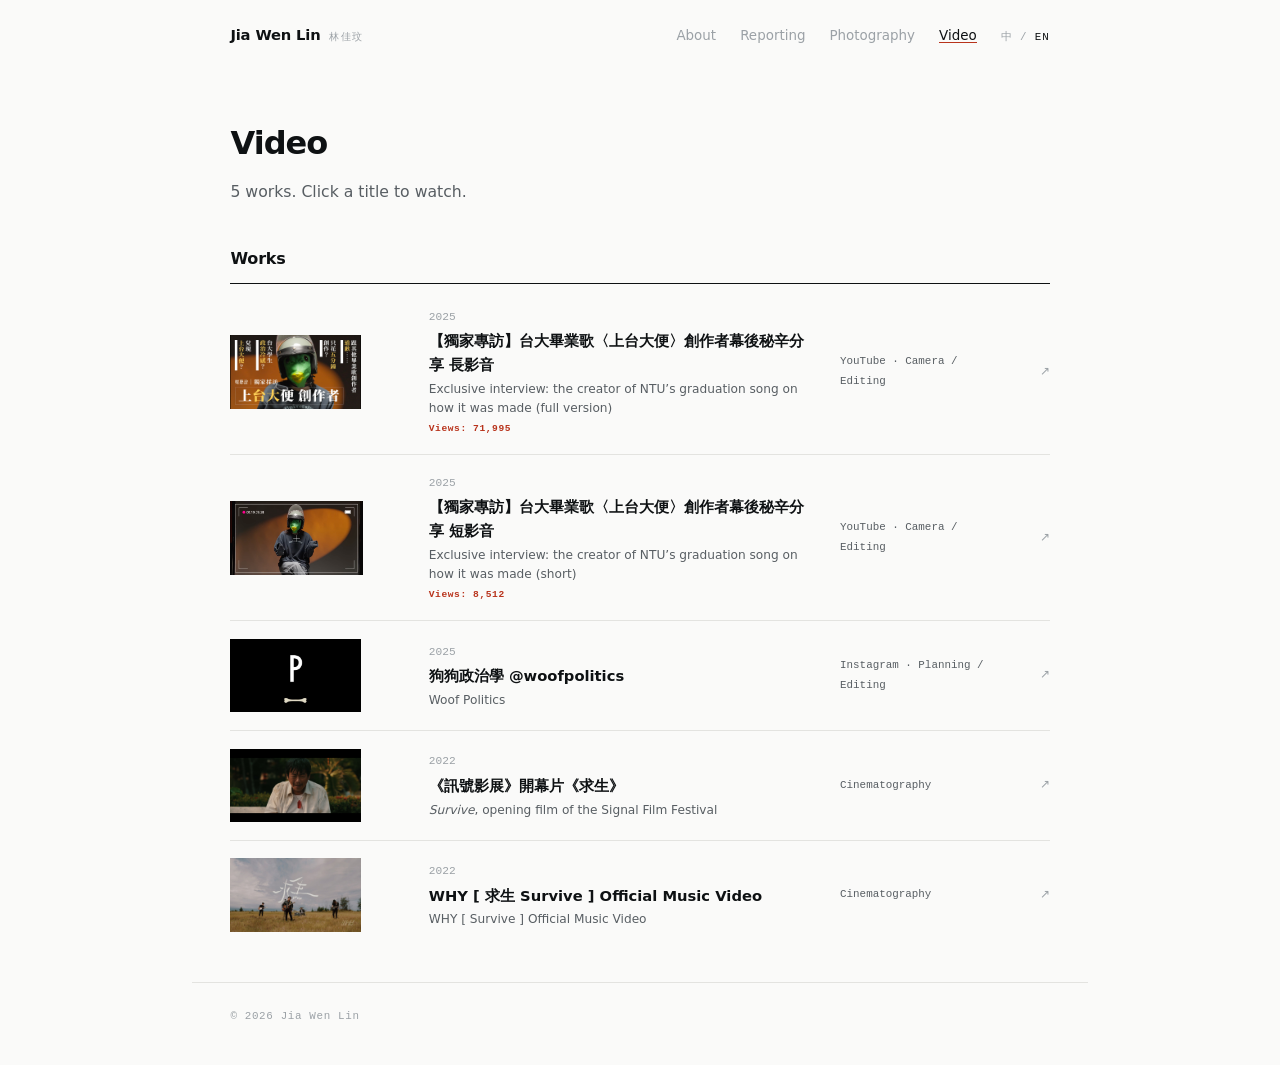
<file: en/video.html>
<!doctype html>
<html lang="en">
<head>
<meta charset="utf-8">
<meta name="viewport" content="width=device-width,initial-scale=1">
<title>Video | Jia Wen Lin</title>
<meta name="description" content="Reporting × Photography × Video">
<meta property="og:type" content="website">
<meta property="og:title" content="Video | Jia Wen Lin">
<meta property="og:description" content="Reporting × Photography × Video">
<link rel="icon" href="../assets/favicon.svg" type="image/svg+xml">
<link rel="icon" href="../assets/favicon-32.png" sizes="32x32">
<link rel="apple-touch-icon" href="../assets/apple-touch-icon.png">
<link rel="stylesheet" href="../assets/style.css">
</head>
<body>
<a class="skip" href="#main">Skip to main content</a>

<nav class="nav">
  <a class="brand" href="index.html">Jia Wen Lin<span lang="zh-Hant">林佳玟</span></a>
  <ul>
    <li><a href="index.html">About</a></li>
    <li><a href="reporting.html">Reporting</a></li>
    <li><a href="photography.html">Photography</a></li>
    <li><a href="video.html" aria-current="page">Video</a></li>
  </ul>
  <p class="lang"><a href="../video.html" lang="zh-Hant" hreflang="zh-Hant" aria-label="中文版">中</a> / <b>EN</b></p>
</nav>

<main id="main" class="wrap">
  <header class="card">
    <h1 class="sub-page">Video</h1>
    <p class="say narrow">5 works. Click a title to watch.</p>
  </header>

  <div class="bar"><h2>Works</h2></div>
  <div class="works">
    <a class="vwork" href="https://www.youtube.com/watch?v=DAgfd6R4KJY&amp;t=6s" target="_blank" rel="noopener">
      <span class="vthumb"><img src="../assets/video/1.jpg" alt="Thumbnail of the exclusive interview, full version" loading="lazy" width="1280" height="720"></span>
      <span class="vmain">
        <span class="yr">2025</span>
        <span class="ti"><span lang="zh-Hant">【獨家專訪】台大畢業歌〈上台大便〉創作者幕後秘辛分享 長影音</span><span class="tr">Exclusive interview: the creator of NTU’s graduation song on how it was made (full version)</span><span class="aw">Views: 71,995</span></span>
      </span>
      <span class="md">YouTube · Camera / Editing</span><span class="ar">↗</span>
    </a>
    <a class="vwork" href="https://youtube.com/shorts/GDE_Q95X0pM" target="_blank" rel="noopener">
      <span class="vthumb"><img src="../assets/video/2.png" alt="Thumbnail of the exclusive interview, short" loading="lazy" width="1984" height="1104"></span>
      <span class="vmain">
        <span class="yr">2025</span>
        <span class="ti"><span lang="zh-Hant">【獨家專訪】台大畢業歌〈上台大便〉創作者幕後秘辛分享 短影音</span><span class="tr">Exclusive interview: the creator of NTU’s graduation song on how it was made (short)</span><span class="aw">Views: 8,512</span></span>
      </span>
      <span class="md">YouTube · Camera / Editing</span><span class="ar">↗</span>
    </a>
    <a class="vwork" href="https://www.instagram.com/woofpolitics/" target="_blank" rel="noopener">
      <span class="vthumb"><img src="../assets/video/3.jpg" alt="Woof Politics channel thumbnail" loading="lazy" width="837" height="471"></span>
      <span class="vmain">
        <span class="yr">2025</span>
        <span class="ti"><span lang="zh-Hant">狗狗政治學 @woofpolitics</span><span class="tr">Woof Politics</span></span>
      </span>
      <span class="md">Instagram · Planning / Editing</span><span class="ar">↗</span>
    </a>
    <a class="vwork" href="https://www.youtube.com/watch?v=wLPDyyVP6K0" target="_blank" rel="noopener">
      <span class="vthumb"><img src="../assets/video/4.jpg" alt="Still from Survive" loading="lazy" width="1280" height="720"></span>
      <span class="vmain">
        <span class="yr">2022</span>
        <span class="ti"><span lang="zh-Hant">《訊號影展》開幕片《求生》</span><span class="tr"><i>Survive</i>, opening film of the Signal Film Festival</span></span>
      </span>
      <span class="md">Cinematography</span><span class="ar">↗</span>
    </a>
    <a class="vwork" href="https://www.youtube.com/watch?v=zwL7KyyIBPs" target="_blank" rel="noopener">
      <span class="vthumb"><img src="../assets/video/5.jpg" alt="Thumbnail of the WHY Survive music video" loading="lazy" width="1280" height="720"></span>
      <span class="vmain">
        <span class="yr">2022</span>
        <span class="ti"><span lang="zh-Hant">WHY [ 求生 Survive ] Official Music Video</span><span class="tr">WHY [ Survive ] Official Music Video</span></span>
      </span>
      <span class="md">Cinematography</span><span class="ar">↗</span>
    </a>
  </div>
</main>

<footer class="foot">
  <span>© 2026 Jia Wen Lin</span>
</footer>
</body>
</html>
</file>
<file: assets/style.css>
/* ══════════════════════════════════════════════════════════
   林佳玟 個人網站｜全站樣式
   配色與字體沿用《平面攝影作品集》PDF
   磚紅只用在三處：系列編號、獎項標記、當前導覽項底線
   ══════════════════════════════════════════════════════════ */

:root{
  --paper:#FAFAF9; --ink:#0E1113; --ink2:#585E63; --ink3:#9BA1A6;
  --rule:#E3E3E0; --mark:#B8331C; --stage:#EDECE9;
  --mono:ui-monospace,SFMono-Regular,Menlo,"Roboto Mono",monospace;
  --sans:"PingFang TC","Noto Sans TC","Hiragino Sans TC","Microsoft JhengHei",system-ui,sans-serif;
}
@media (prefers-color-scheme:dark){
  :root:not([data-theme="light"]){
    --paper:#0C0D0E; --ink:#F0F0EE; --ink2:#A7ADB2; --ink3:#6E747A;
    --rule:#24262A; --mark:#E0664C; --stage:#161819;
  }
}
:root[data-theme="dark"]{
  --paper:#0C0D0E; --ink:#F0F0EE; --ink2:#A7ADB2; --ink3:#6E747A;
  --rule:#24262A; --mark:#E0664C; --stage:#161819;
}

*{box-sizing:border-box;}
html{-webkit-text-size-adjust:100%;}
body{
  margin:0;background:var(--paper);color:var(--ink);
  font-family:var(--sans);line-height:1.8;
  -webkit-font-smoothing:antialiased;text-rendering:optimizeLegibility;
}
img{display:block;max-width:100%;}
a{color:inherit;text-decoration:none;}
:focus-visible{outline:2px solid var(--mark);outline-offset:2px;}

.wrap{max-width:56rem;margin:0 auto;padding:0 2.4rem;}
.skip{position:absolute;left:-9999px;}
.skip:focus{left:1rem;top:1rem;background:var(--paper);padding:.5rem .8rem;
  border:1px solid var(--ink);z-index:50;}

/* ── 導覽 ─────────────────────────────────── */
.nav{display:flex;align-items:baseline;width:100%;max-width:56rem;margin:0 auto;padding:1.4rem 2.4rem;}
.nav.wide{max-width:72rem;}
.nav .brand{font-weight:700;font-size:.92rem;letter-spacing:-.01em;}
.nav .brand span{font-family:var(--mono);font-size:.6rem;font-weight:400;
  letter-spacing:.16em;color:var(--ink3);margin-left:.55rem;}
.nav ul{display:flex;gap:1.5rem;list-style:none;margin:0 0 0 auto;padding:0;
  font-size:.84rem;color:var(--ink3);}
.nav li{white-space:nowrap;}
.nav a:hover{color:var(--ink);}
.nav [aria-current="page"]{color:var(--ink);box-shadow:inset 0 -1px 0 var(--mark);}

/* ── 語言切換：中 / EN，當前語言墨黑、另一個弱化灰 ── */
.nav .lang{margin:0 0 0 1.5rem;font-family:var(--mono);font-size:.68rem;
  letter-spacing:.08em;color:var(--ink3);white-space:nowrap;}
.nav .lang b{font-weight:400;color:var(--ink);}

/* ── 英文版（site/en/）：拉丁字體優先，行距收緊 ── */
html[lang="en"]{
  --sans:system-ui,-apple-system,"Helvetica Neue",Arial,"PingFang TC","Noto Sans TC","Microsoft JhengHei",sans-serif;
}
html[lang="en"] .card .say{line-height:1.8;max-width:34rem;}
html[lang="en"] .card .say.narrow{max-width:30rem;}
/* 英文獎項標記較長：獨立一行並允許換行，手機才不會撐破版面 */
html[lang="en"] .work .aw,html[lang="en"] .vwork .aw{display:block;margin-left:0;white-space:normal;}
/* 語言備註（如「有中英文版」）：1px 墨黑細框，無圓角；不用磚紅，磚紅只留給獎項 */
.nt{display:inline-block;font-family:var(--mono);font-size:.6rem;font-weight:400;
  letter-spacing:.06em;line-height:1.4;color:var(--ink);border:1px solid var(--ink);
  padding:.12rem .4rem;margin-top:.4rem;}
html[lang="en"] .work .aw,html[lang="en"] .vwork .aw{margin-top:.25rem;}
/* 中文原題下方的英文小字 */
.tr{display:block;font-size:.76rem;font-weight:400;color:var(--ink2);
  line-height:1.55;margin-top:.2rem;}

/* ── 頁首名片 ─────────────────────────────── */
.card{padding:3.4rem 0 2.4rem;}
.card .role{font-family:var(--mono);font-size:.68rem;letter-spacing:.22em;
  text-transform:uppercase;color:var(--ink3);margin:0 0 .9rem;}
.card h1{font-size:clamp(2.2rem,5.4vw,3rem);font-weight:800;
  letter-spacing:-.03em;line-height:1.1;margin:0 0 1.1rem;}
.card .en-name{font-family:var(--mono);font-size:.74rem;font-weight:400;
  letter-spacing:.2em;text-transform:uppercase;color:var(--ink3);
  margin-left:.9rem;white-space:nowrap;}
.card h1.sub-page{font-size:2rem;}
.card .say{max-width:32rem;font-size:.98rem;color:var(--ink2);line-height:2.05;margin:0;}
.card .say.narrow{max-width:26rem;}
.card .ct{font-family:var(--mono);font-size:.74rem;letter-spacing:.06em;
  color:var(--ink2);margin:1.4rem 0 0;}
.card .ct a{margin-right:1.8rem;}
.card .ct a:hover{color:var(--ink);box-shadow:inset 0 -1px 0 var(--rule);}

/* ── 抬頭：文字壓在墨黑實線上（全站唯一一種） ── */
.bar{display:flex;align-items:baseline;gap:1rem;
  padding-bottom:.6rem;border-bottom:1px solid var(--ink);margin:0 0 .3rem;}
.bar.grp{margin-top:2.4rem;}
.bar h2{font-size:1rem;font-weight:800;margin:0;letter-spacing:-.01em;}
.bar .sub{font-family:var(--mono);font-size:.7rem;color:var(--ink3);letter-spacing:.06em;}

/* ── 兩欄資料列（經歷／獎項） ───────────────── */
.blk{margin:0 0 2.4rem;}
.blk .row{display:grid;grid-template-columns:9rem 1fr;gap:0 1.4rem;
  padding:.75rem 0;border-bottom:1px solid var(--rule);align-items:baseline;}
.blk .row:last-child{border-bottom:none;}
.blk .when{font-family:var(--mono);font-size:.68rem;color:var(--ink3);
  font-variant-numeric:tabular-nums;}
.blk .what{font-size:.9rem;line-height:1.7;}
.blk .what small{display:block;font-size:.74rem;color:var(--ink2);
  font-family:var(--mono);margin-top:.1rem;}
.blk .what a:hover{text-decoration:underline;
  text-underline-offset:.25em;text-decoration-thickness:1px;}

/* ── 作品表（報導／影音） ─────────────────── */
.works{margin:0 0 1rem;}
.work{display:grid;grid-template-columns:3.6rem 1fr 10.5rem 1.2rem;
  gap:0 1.1rem;padding:.85rem 0;border-bottom:1px solid var(--rule);align-items:baseline;}
.works .work:last-child{border-bottom:none;}
.work .yr{font-family:var(--mono);font-size:.7rem;color:var(--ink3);
  font-variant-numeric:tabular-nums;}
.work .ti{font-size:.92rem;font-weight:600;line-height:1.6;}
/* 底線貼合文字長度，不會撐滿整欄；.aw 是 inline-block，不會被連帶畫線 */
.work a.ti:hover,.vwork:hover .ti{text-decoration:underline;
  text-underline-offset:.3em;text-decoration-thickness:1px;}
.work .aw{display:inline-block;font-family:var(--mono);font-size:.6rem;
  letter-spacing:.06em;color:var(--mark);margin-left:.5rem;white-space:nowrap;}
.work .md{font-family:var(--mono);font-size:.68rem;color:var(--ink2);}
.work .ar{font-family:var(--mono);font-size:.78rem;color:var(--ink3);text-align:right;}
.work:hover .ar{color:var(--ink);}

/* ── 影音：縮圖列 ─────────────────────────── */
.vwork{display:grid;grid-template-columns:11rem 1fr 10.5rem 1.2rem;
  gap:0 1.4rem;padding:1.1rem 0;border-bottom:1px solid var(--rule);align-items:center;}
.works .vwork:last-child{border-bottom:none;}
/* 縮圖等高靠左；目前五張都是 16:9，換成其他比例也不會參差 */
.vthumb{height:4.6rem;display:flex;align-items:center;}
.vthumb img{height:100%;width:auto;max-width:100%;object-fit:contain;
  transition:opacity .3s;}
.vwork:hover .vthumb img{opacity:.82;}
.vmain .yr{display:block;font-family:var(--mono);font-size:.7rem;color:var(--ink3);
  font-variant-numeric:tabular-nums;margin-bottom:.15rem;}
.vmain .ti{display:block;font-size:.92rem;font-weight:600;line-height:1.6;}
.vwork .md{font-family:var(--mono);font-size:.68rem;color:var(--ink2);}
.vwork .ar{font-family:var(--mono);font-size:.78rem;color:var(--ink3);text-align:right;}
.vwork:hover .ar{color:var(--ink);}
.vwork .aw{display:inline-block;font-family:var(--mono);font-size:.6rem;
  letter-spacing:.06em;color:var(--mark);margin-left:.5rem;white-space:nowrap;}

/* ── 攝影目錄 ─────────────────────────────── */
.list{margin:0 0 3rem;}
.entry{display:grid;grid-template-columns:17rem 1fr;gap:0 2rem;
  padding:1.5rem 0;border-bottom:1px solid var(--rule);align-items:center;}
.entry .th{aspect-ratio:3/2;overflow:hidden;background:var(--rule);}
.entry .th img{width:100%;height:100%;object-fit:cover;
  transition:transform .5s cubic-bezier(.2,.6,.2,1);}
.entry:hover .th img{transform:scale(1.03);}
.entry .no{display:block;font-family:var(--mono);font-size:.72rem;letter-spacing:.2em;
  color:var(--mark);margin:0 0 .35rem;}
.entry h3{font-size:1.3rem;font-weight:800;margin:0 0 .1rem;letter-spacing:-.015em;}
.entry .en{display:block;font-family:var(--mono);font-size:.76rem;letter-spacing:.06em;
  color:var(--ink2);margin:0 0 .5rem;}
.entry .mt{display:block;font-family:var(--mono);font-size:.72rem;color:var(--ink3);margin:0;
  font-variant-numeric:tabular-nums;}

/* ── 頁尾 ─────────────────────────────────── */
.foot{max-width:56rem;margin:2rem auto 0;padding:1.5rem 2.4rem 2.4rem;
  border-top:1px solid var(--rule);display:flex;flex-wrap:wrap;gap:.4rem 1.6rem;
  font-family:var(--mono);font-size:.68rem;letter-spacing:.06em;color:var(--ink3);}

/* ══════════════════════════════════════════
   攝影閱讀器
   ══════════════════════════════════════════ */
.reader-body{display:flex;flex-direction:column;height:100vh;height:100dvh;overflow:hidden;}
.rtop{max-width:72rem;width:100%;margin:0 auto;padding:.9rem 2.4rem 0;
  font-family:var(--mono);font-size:.72rem;letter-spacing:.08em;color:var(--ink3);}
.rtop a:hover{color:var(--ink);}

.stage{flex:1;min-height:0;display:flex;align-items:center;justify-content:center;
  gap:1.4rem;padding:1rem 2rem;background:var(--stage);position:relative;}
.arrow{width:2.3rem;height:2.3rem;flex:0 0 auto;border:1px solid var(--rule);
  background:var(--paper);color:var(--ink3);cursor:pointer;
  display:flex;align-items:center;justify-content:center;
  font-family:var(--mono);font-size:.9rem;line-height:1;padding:0;
  transition:border-color .2s,color .2s;}
.arrow:hover:not(:disabled){border-color:var(--ink);color:var(--ink);}
.arrow:disabled{opacity:.3;cursor:default;}

/* A4 直式紙頁：高度綁定舞台，永遠不需要捲動 */
.sheet{height:100%;aspect-ratio:210/297;flex:0 1 auto;position:relative;
  background:#FAFAF9;border:1px solid rgba(0,0,0,.12);
  box-shadow:0 1px 6px rgba(0,0,0,.18);overflow:hidden;
  /* 紙頁固定淺色：深色模式下若跟著反轉，紙上的文字會消失 */
  --paper:#FAFAF9; --ink:#0E1113; --ink2:#585E63; --ink3:#9BA1A6;
  --rule:#E3E3E0; --mark:#B8331C;}
.sheet figure{position:absolute;margin:0;}
.sheet figure img{width:100%;height:100%;object-fit:cover;}

/* 點擊左右半邊翻頁 */
.zone{position:absolute;top:0;bottom:0;width:34%;cursor:pointer;
  background:none;border:0;padding:0;z-index:2;}
.zone.prev{left:0;}
.zone.next{right:0;}

/* 底部橫列 */
.rbar{max-width:72rem;width:100%;margin:0 auto;padding:.55rem 2.4rem .5rem;
  display:flex;align-items:baseline;gap:1rem;
  font-family:var(--mono);font-size:.7rem;letter-spacing:.06em;color:var(--ink3);}
.rbar .sn{color:var(--mark);}
.rbar .st{color:var(--ink);font-weight:700;}
.rbar .pn{margin-left:auto;font-variant-numeric:tabular-nums;color:var(--ink2);}
.prog{max-width:72rem;width:100%;margin:0 auto;padding:0 2.4rem 1.1rem;}
.prog .track{height:1px;background:var(--rule);position:relative;}
.prog .track i{position:absolute;left:0;top:0;height:1px;background:var(--ink);
  transition:width .3s cubic-bezier(.2,.6,.2,1);}

/* ── 手機：900px 以下 ─────────────────────── */
@media (max-width:900px){
  .wrap,.nav,.foot{padding-left:1.4rem;padding-right:1.4rem;}
  .nav{padding-top:1.1rem;padding-bottom:1.1rem;}
  .nav ul{gap:.9rem;font-size:.8rem;}
  .nav .brand{font-size:.86rem;}
  .nav .brand span{font-size:.52rem;letter-spacing:.1em;margin-left:.4rem;}
  .card{padding:2.4rem 0 1.8rem;}
  .card .ct a{display:block;margin:0;}
  .blk .row{grid-template-columns:1fr;gap:.1rem;}
  .work{grid-template-columns:3.4rem 1fr;gap:.15rem 1rem;}
  .work .yr{grid-column:1;grid-row:1;}
  .work .ti{grid-column:1 / -1;grid-row:2;}
  .work .md,.work .ar{display:none;}
  .entry{grid-template-columns:1fr;gap:.8rem;}
  .vwork{grid-template-columns:1fr;gap:.7rem;}
  .vwork .md,.vwork .ar{display:none;}
  .vthumb{height:auto;}
  .vthumb img{height:auto;width:100%;max-width:none;}
  .rtop,.rbar,.prog{padding-left:1.4rem;padding-right:1.4rem;}
  .stage{padding:.7rem .8rem;gap:.5rem;}
  .arrow{width:1.9rem;height:1.9rem;font-size:.75rem;}
  .rbar{font-size:.62rem;gap:.6rem;}
  .rbar .pl{display:none;}
}
@media (max-width:900px) and (orientation:portrait){
  /* 直向手機以寬度決定紙頁尺寸，A4 比例才不會撐破畫面 */
  .sheet{flex:1 1 auto;height:auto;width:auto;}
}
@media (max-width:900px){
  .nav .lang{margin-left:.9rem;font-size:.62rem;}
}
@media (max-width:560px){
  /* 英文導覽較長：語言切換留在第一列右側，四項導覽換到第二列 */
  html[lang="en"] .nav{flex-wrap:wrap;row-gap:.5rem;}
  html[lang="en"] .nav .lang{order:2;margin-left:auto;}
  html[lang="en"] .nav ul{order:3;flex-basis:100%;margin-left:0;gap:1.1rem;}
}
@media (max-width:420px){
  .nav ul{gap:.8rem;font-size:.76rem;}
  /* 窄螢幕加了語言切換後排不下：中文版收起品牌旁的英文名 */
  html[lang="zh-Hant"] .nav .brand span{display:none;}
}

/* 尊重「減少動態效果」設定 */
@media (prefers-reduced-motion:reduce){
  *{transition:none !important;}
}

/* 列印：只印文字頁 */
@media print{
  .nav,.foot,.stage,.rbar,.prog,.rtop{display:none;}
}
</file>
